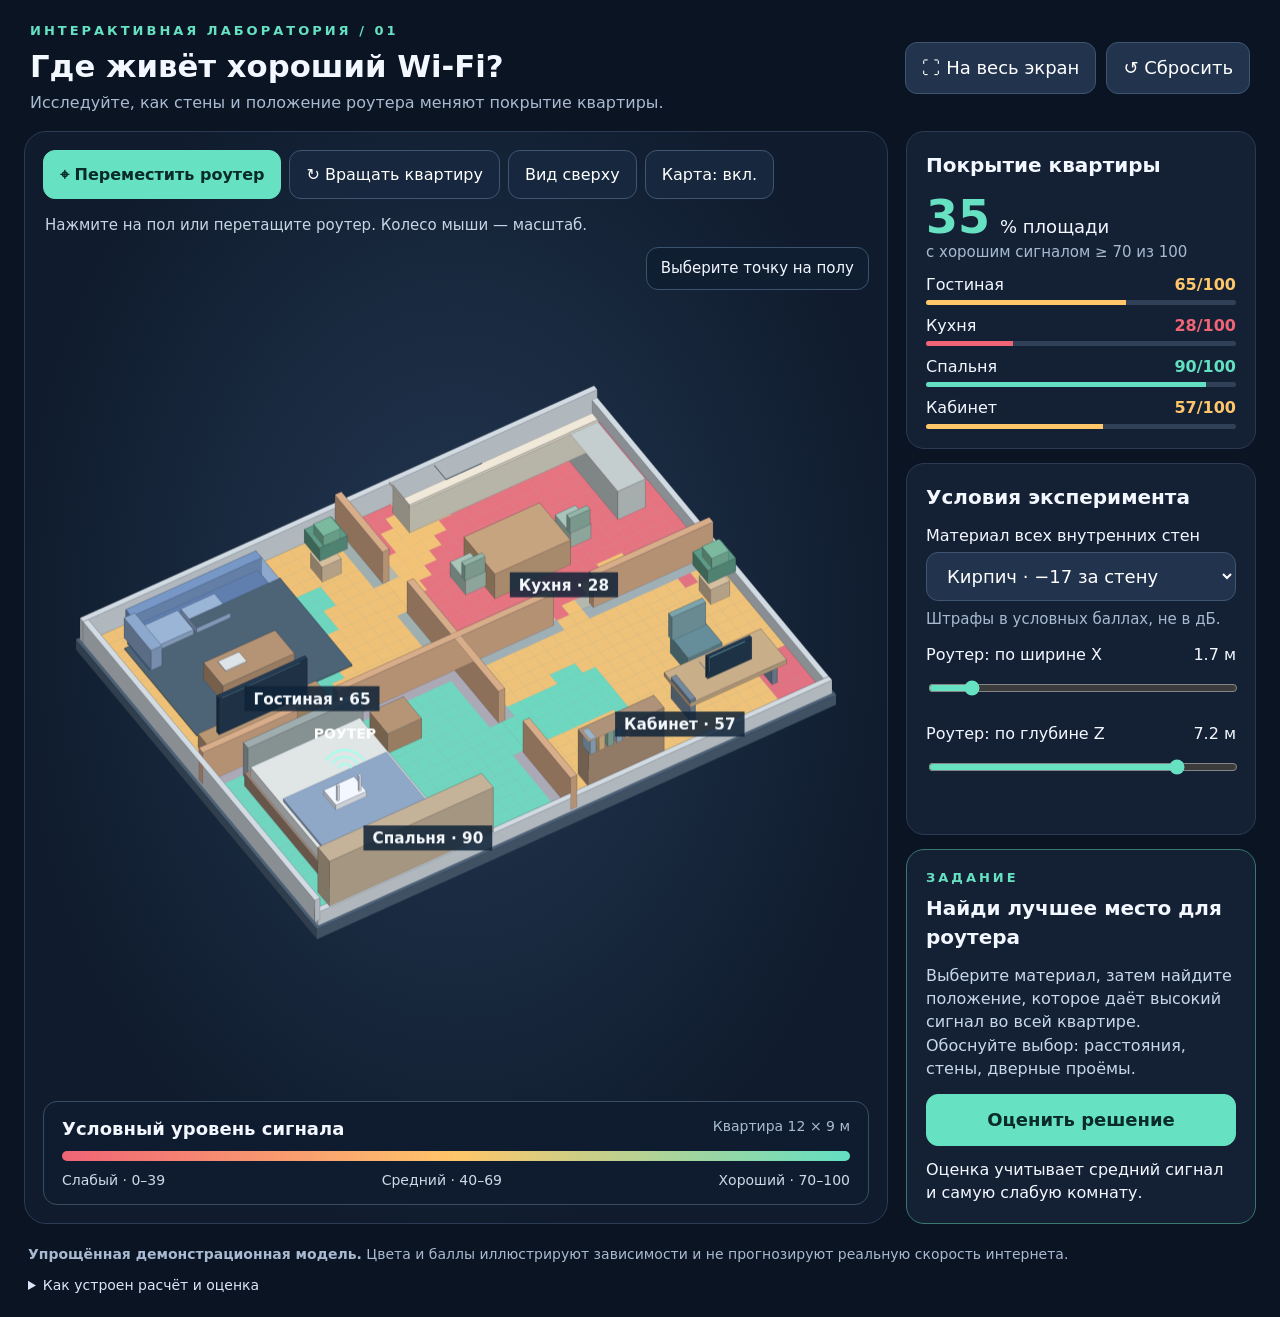
<file: wifi/index.html>
<!doctype html>
<html lang="ru">
<head><meta charset="utf-8"><meta name="viewport" content="width=device-width,initial-scale=1"><title>Wi-Fi • Лаборатория квартиры</title>
<style>
:root{color-scheme:dark;--bg:#0b1423;--panel:#142135;--line:#2a3b53;--muted:#a8bad1;--mint:#66e1c2}*{box-sizing:border-box}body{margin:0;background:var(--bg);color:#f3f7ff;font:18px/1.45 system-ui,Segoe UI,sans-serif}button,select,input{font:inherit}button,select{border:1px solid #405572;border-radius:12px;background:#21334d;color:white;padding:12px 16px;min-height:48px;cursor:pointer}button:hover{background:#304964}button:focus-visible,select:focus-visible,input:focus-visible{outline:3px solid var(--mint);outline-offset:3px}button.active,.primary{background:#66e1c2;color:#092b2a;border-color:#66e1c2;font-weight:750}.primary:hover{background:#8af0d6}header{display:flex;align-items:center;justify-content:space-between;padding:22px 30px 16px;gap:18px}.eyebrow{font-size:13px;letter-spacing:3px;color:var(--mint);font-weight:750}h1{font-size:clamp(25px,2.4vw,38px);margin:3px 0}header p{margin:0;color:var(--muted);font-size:16px}.header-actions{display:flex;gap:10px}main{display:grid;grid-template-columns:minmax(0,1fr) 350px;gap:18px;padding:0 24px 20px}.stage{position:relative;min-height:650px;border:1px solid var(--line);border-radius:22px;overflow:hidden;background:radial-gradient(ellipse at 50% 45%,#233852,#101c2e 72%)}canvas{width:100%;height:100%;position:absolute;touch-action:none;display:block}.toolbar{position:absolute;top:18px;left:18px;right:18px;display:flex;gap:8px;flex-wrap:wrap}.toolbar button{font-size:16px;background:#18283feF}.toolbar button.active{background:var(--mint);color:#092b2a}.hint{position:absolute;top:83px;left:20px;right:20px;color:#c7d5e6;font-size:15px;pointer-events:none}.legend{position:absolute;bottom:18px;left:18px;right:18px;border:1px solid #3b4d63;background:#101d30ed;padding:14px 18px;border-radius:14px}.legend-bar{height:10px;border-radius:8px;background:linear-gradient(90deg,#f06476,#ffc66a,#63dfc2);margin:9px 0}.legend-labels{display:flex;justify-content:space-between;font-size:14px;color:#ced9e8}.stage-title{font-size:14px;color:#a8bad1}.sidebar{display:flex;flex-direction:column;gap:14px}.card{padding:19px;background:var(--panel);border:1px solid var(--line);border-radius:18px}h2{font-size:20px;margin:0 0 12px}.metric{display:flex;align-items:baseline;gap:10px}.metric strong{font-size:46px;line-height:1.1;color:var(--mint)}.muted{color:var(--muted);font-size:15px}label{display:block;margin:12px 0 5px;font-size:16px}select{width:100%}input[type=range]{width:100%;accent-color:var(--mint);min-height:30px;cursor:pointer}.row{display:flex;justify-content:space-between;gap:10px}.room{display:grid;grid-template-columns:1fr auto;gap:10px;font-size:16px;margin-top:9px}.track{height:5px;background:#304157;border-radius:5px;overflow:hidden;margin-top:4px}.track i{display:block;height:100%;background:var(--mint)}.task{border-color:#3a776f}.task p{font-size:16px;color:#c8d7e9;margin:8px 0 14px}.task button{width:100%}#feedback{font-size:16px;margin-top:12px;min-height:45px}footer{padding:0 28px 22px;color:#a8bad1;font-size:14px}details{margin-top:10px}summary{cursor:pointer;color:#d9e5f7}details p{max-width:1100px}#probe{position:absolute;right:18px;top:115px;background:#101e32e8;border:1px solid #3b536e;padding:10px 14px;border-radius:12px;font-size:15px;pointer-events:none}output{font-variant-numeric:tabular-nums}#status{font-size:14px;color:#ffcf80;margin-top:6px;min-height:20px}@media(min-width:1700px){body{font-size:21px}main{grid-template-columns:minmax(0,1fr) 410px}.stage{min-height:780px}.muted,.task p,label,.room{font-size:18px}}@media(max-width:980px){main{grid-template-columns:1fr}.stage{height:65vh;min-height:480px}.sidebar{display:grid;grid-template-columns:1fr 1fr}.card:last-child{grid-column:1/-1}header{align-items:flex-start}.header-actions{flex-direction:column}}@media(max-width:560px){main{padding:0 10px 16px}.sidebar{display:flex}header{padding:16px}.header-actions button{font-size:14px;padding:8px}.toolbar{gap:5px;left:10px;right:10px}.toolbar button{font-size:13px;padding:8px;min-height:42px}.hint{top:120px;font-size:13px}.stage{min-height:500px}.legend-labels{font-size:11px}#probe{top:165px}}
</style></head><body>
<header><div><div class="eyebrow">ИНТЕРАКТИВНАЯ ЛАБОРАТОРИЯ / 01</div><h1>Где живёт хороший Wi-Fi?</h1><p>Исследуйте, как стены и положение роутера меняют покрытие квартиры.</p></div><div class="header-actions"><button id="fullscreen">⛶ На весь экран</button><button id="reset">↺ Сбросить</button></div></header>
<main><section class="stage" aria-label="Интерактивная трёхмерная квартира"><canvas id="scene" tabindex="0" aria-label="3D-квартира. Положение роутера также доступно через ползунки справа."></canvas><div class="toolbar"><button id="move" class="active" aria-pressed="true">⌖ Переместить роутер</button><button id="orbit" aria-pressed="false">↻ Вращать квартиру</button><button id="top">Вид сверху</button><button id="heat" aria-pressed="true">Карта: вкл.</button></div><div class="hint" id="hint">Нажмите на пол или перетащите роутер. Колесо мыши — масштаб.</div><div id="probe">Выберите точку на полу</div><div class="legend"><div class="row"><b>Условный уровень сигнала</b><span class="stage-title">Квартира 12 × 9 м</span></div><div class="legend-bar"></div><div class="legend-labels"><span>Слабый · 0–39</span><span>Средний · 40–69</span><span>Хороший · 70–100</span></div></div></section>
<aside class="sidebar"><section class="card"><h2>Покрытие квартиры</h2><div class="metric"><strong id="coverage">—</strong><span>% площади</span></div><div class="muted">с хорошим сигналом ≥ 70 из 100</div><div id="rooms"></div></section>
<section class="card"><h2>Условия эксперимента</h2><label for="material">Материал всех внутренних стен</label><select id="material"><option value="light">Гипсокартон · −7 за стену</option><option value="brick" selected>Кирпич · −17 за стену</option><option value="concrete">Железобетон · −29 за стену</option></select><div class="muted" style="margin-top:8px">Штрафы в условных баллах, не в дБ.</div><label for="rx" class="row"><span>Роутер: по ширине X</span><output id="ox"></output></label><input id="rx" type="range" min="0.3" max="11.7" step="0.1" value="1.7"><label for="rz" class="row"><span>Роутер: по глубине Z</span><output id="oz"></output></label><input id="rz" type="range" min="0.3" max="8.7" step="0.1" value="7.2"><div id="status" role="status"></div></section>
<section class="card task"><div class="eyebrow">ЗАДАНИЕ</div><h2 style="margin-top:6px">Найди лучшее место для роутера</h2><p>Выберите материал, затем найдите положение, которое даёт высокий сигнал во всей квартире. Обоснуйте выбор: расстояния, стены, дверные проёмы.</p><button id="evaluate" class="primary">Оценить решение</button><div id="feedback" role="status" aria-live="polite">Оценка учитывает средний сигнал и самую слабую комнату.</div></section></aside></main>
<footer><b>Упрощённая демонстрационная модель.</b> Цвета и баллы иллюстрируют зависимости и не прогнозируют реальную скорость интернета.<details><summary>Как устроен расчёт и оценка</summary><p>Сигнал = max(0, 100 − 4,5 × расстояние в метрах − сумма штрафов за пересечённые внутренние стены). Расстояние измеряется в плане. Дверные проёмы не ослабляют сигнал. Внешние стены ограничивают квартиру; мебель показана для контекста и не влияет на расчёт. Частота, отражения, интерференция, перекрытия, антенны и соседние сети не учитываются. Это учебная зависимость, а не радиотехнический расчёт.</p><p>Карта и показатели используют одну сетку с шагом 0,3 м. Качество решения Q = 0,6 × средний сигнал по площади + 0,4 × минимальный средний сигнал среди комнат. Оценка из 100 — отношение Q выбранной точки к лучшему Q среди допустимых точек сетки с шагом 0,3 м при текущем материале (ограничено 100). Это сравнение с сеточным ориентиром, а не доказательство абсолютного оптимума. Роутер можно условно размещать на свободной стойке высотой 1,15 м; внутри стен размещение запрещено.</p></details></footer>
<script>
'use strict';
const $=id=>document.getElementById(id), canvas=$('scene'),ctx=canvas.getContext('2d');
const rooms=[{name:'Гостиная',x:0,z:0,w:6,d:4.5},{name:'Кухня',x:6,z:0,w:6,d:4.5},{name:'Спальня',x:0,z:4.5,w:6,d:4.5},{name:'Кабинет',x:6,z:4.5,w:6,d:4.5}];
// Door openings are gaps in these physical wall segments.
const walls=[{a:[6,0],b:[6,1.7]},{a:[6,2.8],b:[6,6.2]},{a:[6,7.3],b:[6,9]},{a:[0,4.5],b:[2.1,4.5]},{a:[3.2,4.5],b:[8.2,4.5]},{a:[9.3,4.5],b:[12,4.5]}];
const mats={light:{loss:7,color:'#b0d5d0'},brick:{loss:17,color:'#d8ad8a'},concrete:{loss:29,color:'#a9b5c8'}};
let router={x:1.7,z:7.2},material='brick',mode='move',heat=true,az=-0.55,elev=.83,zoom=1,W=1,H=1,scale=1,drag=null,samples=[],stats,bestCache={},dirty=true;
const clamp=(v,a,b)=>Math.max(a,Math.min(b,v));
function blocked(x,z){return walls.some(w=>w.a[0]===w.b[0]?Math.abs(x-w.a[0])<.22&&z>w.a[1]-.16&&z<w.b[1]+.16:Math.abs(z-w.a[1])<.22&&x>w.a[0]-.16&&x<w.b[0]+.16)}
function crosses(x,z,px,pz,w){let t,q;if(w.a[0]===w.b[0]){if(Math.abs(px-x)<1e-9)return false;t=(w.a[0]-x)/(px-x);q=z+t*(pz-z);return t>0&&t<1&&q>=w.a[1]&&q<=w.b[1]}if(Math.abs(pz-z)<1e-9)return false;t=(w.a[1]-z)/(pz-z);q=x+t*(px-x);return t>0&&t<1&&q>=w.a[0]&&q<=w.b[0]}
function signal(x,z,px,pz,mat=material){return clamp(100-4.5*Math.hypot(px-x,pz-z)-walls.reduce((n,w)=>n+(crosses(x,z,px,pz,w)?mats[mat].loss:0),0),0,100)}
function roomAt(x,z){return (z<4.5?0:2)+(x<6?0:1)}
for(let i=0;i<40;i++)for(let j=0;j<30;j++){let x=(i+.5)*.3,z=(j+.5)*.3;if(!blocked(x,z))samples.push({x,z,r:roomAt(x,z)});}
function measure(x,z,mat=material,save=false){let sum=0,good=0,sums=[0,0,0,0],counts=[0,0,0,0];for(const p of samples){let s=signal(x,z,p.x,p.z,mat);if(save)p.s=s;sum+=s;good+=s>=70?1:0;sums[p.r]+=s;counts[p.r]++}let means=sums.map((s,i)=>s/counts[i]),avg=sum/samples.length;return {means,avg,coverage:100*good/samples.length,q:.6*avg+.4*Math.min(...means)}}
function best(mat){if(bestCache[mat])return bestCache[mat];let b={q:-1};for(let i=1;i<40;i++)for(let j=1;j<30;j++){let x=i*.3,z=j*.3;if(blocked(x,z))continue;let m=measure(x,z,mat);if(m.q>b.q)b={...m,x,z}}return bestCache[mat]=b}
function color(v){const a=v<40?[240,100,118]:v<70?[255,198,106]:[99,223,194];return `rgb(${a.join(',')})`}
function recalc(){stats=measure(router.x,router.z,material,true);$('coverage').textContent=Math.round(stats.coverage);$('rooms').innerHTML=rooms.map((r,i)=>`<div class="room"><span>${r.name}</span><b style="color:${color(stats.means[i])}">${Math.round(stats.means[i])}/100</b></div><div class="track"><i style="width:${stats.means[i]}%;background:${color(stats.means[i])}"></i></div>`).join('');$('rx').value=router.x;$('rz').value=router.z;$('ox').value=router.x.toFixed(1)+' м';$('oz').value=router.z.toFixed(1)+' м';dirty=true;}
function changed(){ $('feedback').textContent='Условия изменены. Нажмите «Оценить решение» для новой оценки.'; }
function place(x,z){x=Math.round(clamp(x,.3,11.7)*10)/10;z=Math.round(clamp(z,.3,8.7)*10)/10;if(blocked(x,z)){$('status').textContent='Здесь стена. Выберите свободную точку.';return false}router={x,z};$('status').textContent='';recalc();changed();return true}
function project(x,y,z){let dx=x-6,dz=z-4.5,u=dx*Math.cos(az)-dz*Math.sin(az),v=dx*Math.sin(az)+dz*Math.cos(az);return {x:W*.5+u*scale,y:H*.49+(v*Math.sin(elev)-y*Math.cos(elev))*scale,depth:v*Math.cos(elev)+y*Math.sin(elev)}}
function unproject(x,y){let u=(x-W*.5)/scale,v=(y-H*.49)/scale/Math.sin(elev);return {x:6+u*Math.cos(az)+v*Math.sin(az),z:4.5-u*Math.sin(az)+v*Math.cos(az)}}
function polygon(points,fill,stroke){ctx.beginPath();points.forEach((p,i)=>i?ctx.lineTo(p.x,p.y):ctx.moveTo(p.x,p.y));ctx.closePath();ctx.fillStyle=fill;ctx.fill();if(stroke){ctx.strokeStyle=stroke;ctx.lineWidth=.7;ctx.stroke()}}
let faces=[];
function tint(c,f){let n=parseInt(c.slice(1),16);return `rgb(${[n>>16,(n>>8)&255,n&255].map(v=>Math.round(v*f)).join(',')})`}
function box(x,y,z,w,h,d,c){let p=[[x,y,z],[x+w,y,z],[x+w,y,z+d],[x,y,z+d],[x,y+h,z],[x+w,y+h,z],[x+w,y+h,z+d],[x,y+h,z+d]].map(a=>project(...a));[[[0,1,5,4],.70],[[1,2,6,5],.81],[[2,3,7,6],.84],[[3,0,4,7],.65],[[4,5,6,7],1]].forEach(([ids,t])=>{let pts=ids.map(i=>p[i]);faces.push({p:pts,c:tint(c,t),depth:pts.reduce((n,v)=>n+v.depth,0)/4})})}
function furniture(){
 // Living room sofa, rug, coffee table, television and plant.
 box(.5,.02,.6,3.7,.04,2.8,'#4d6477');box(.6,.08,.55,3.1,.45,.85,'#607eae');box(.6,.4,.48,3.1,.65,.22,'#7797c6');box(.55,.25,.5,.25,.6,1.05,'#8ca8cc');box(3.55,.25,.5,.25,.6,1.05,'#8ca8cc');for(let i=0;i<3;i++)box(.86+i*.88,.54,.76,.8,.14,.62,'#9bb5d7');box(1.4,.1,2.2,1.7,.5,.75,'#b59475');box(1.65,.61,2.35,.5,.025,.3,'#dce4e7');box(.35,.05,3.7,2.8,.4,.45,'#b99773');box(.7,.45,3.85,2.1,1.1,.09,'#253b52');box(.82,.57,3.83,1.86,.83,.025,'#42667c');
 // Kitchen counters, oven, sink, table and stools.
 box(7.1,.04,.25,4.45,.85,.65,'#dad7c7');box(10.9,.04,.9,.65,.85,1.9,'#c5cece');box(7.05,.89,.2,4.55,.07,.76,'#f0e9d9');box(8.05,.97,.32,.85,.025,.45,'#536b7c');box(9.6,.97,.3,1,.025,.5,'#253449');for(let i=0;i<2;i++)for(let j=0;j<2;j++)box(9.7+i*.45,1,.36+j*.22,.25,.02,.12,'#899bad');box(7.6,.1,2.2,1.8,.74,1.2,'#c6a47f');for(const x of [7.15,9.65]){box(x,.1,2.4,.48,.43,.6,'#a9c4b9');box(x,.5,2.85,.48,.45,.12,'#92b5a8')}
 // Bedroom bed with pillows, blanket, wardrobe.
 box(.6,.05,5.1,2.7,.38,3.15,'#a18474');box(.65,.42,5.25,2.6,.3,2.9,'#e0e5e5');box(.58,.35,5.08,2.74,1,.18,'#9fadae');box(.72,.73,6.4,2.46,.08,1.65,'#90a8c8');box(.88,.73,5.5,.9,.17,.6,'#f4ecdc');box(2,.73,5.5,.9,.17,.6,'#f4ecdc');box(3.55,.04,5.15,.8,.6,.7,'#b69576');box(.35,.02,8.35,3.9,1.35,.45,'#c5b399');
 // Office desk, monitor, chair and bookshelf.
 box(9.15,.65,7.45,2.3,.12,1,'#c8ae89');for(const x of [9.25,11.2])box(x,.02,7.55,.12,.65,.75,'#75899d');box(9.8,.78,8,1.05,.65,.07,'#243b52');box(9.9,.87,7.98,.85,.43,.02,'#6fbcbd');box(9.9,.78,7.6,.8,.035,.22,'#dee4e6');box(9.85,.12,6.55,.8,.5,.7,'#658d9a');box(9.85,.55,6.48,.8,.7,.13,'#7ca4ac');box(6.55,.03,8.35,1.8,1.35,.4,'#ae927a');for(let i=0;i<7;i++)box(6.7+i*.21,.75,8.28,.13,.45,.3,['#97b4c9','#e0bd8a','#8bb4a3'][i%3]);
 for(const [x,z] of [[4.9,.65],[11.3,5.3]]){box(x,0,z,.45,.45,.45,'#d5bf9f');box(x+.15,.45,z+.15,.13,.4,.13,'#698774');box(x-.1,.75,z-.08,.65,.4,.6,'#5e9b86');box(x+.04,1.05,z+.05,.4,.3,.38,'#7cbaa0')}
}
function draw(){if(!dirty)return;dirty=false;ctx.clearRect(0,0,W,H);scale=Math.min(W/17.5,(H-190)/12.5)*zoom;
 faces=[];box(-.18,-.32,-.18,12.36,.3,9.36,'#4c6076');faces.sort((a,b)=>a.depth-b.depth);for(const f of faces)polygon(f.p,f.c);faces=[];
 rooms.forEach((r,i)=>polygon([[r.x,0,r.z],[r.x+r.w,0,r.z],[r.x+r.w,0,r.z+r.d],[r.x,0,r.z+r.d]].map(p=>project(...p)),['#9faeaf','#b4b7ac','#aba9b5','#9eafb6'][i]));
 if(heat){ctx.globalAlpha=.82;for(const p of samples)polygon([[p.x-.15,.012,p.z-.15],[p.x+.15,.012,p.z-.15],[p.x+.15,.012,p.z+.15],[p.x-.15,.012,p.z+.15]].map(a=>project(...a)),color(p.s));ctx.globalAlpha=1}
 // Cutaway shell keeps rooms visible from every view.
 box(-.12,0,-.12,12.24,.65,.12,'#d2dbe2');box(-.12,0,9,12.24,.4,.12,'#d2dbe2');box(-.12,0,0,.12,.65,9,'#d2dbe2');box(12,0,0,.12,.4,9,'#d2dbe2');
 for(const w of walls){let x=Math.min(w.a[0],w.b[0]),z=Math.min(w.a[1],w.b[1]);box(x-.075,0,z-.075,Math.max(.15,Math.abs(w.b[0]-w.a[0])+.15),.95,Math.max(.15,Math.abs(w.b[1]-w.a[1])+.15),mats[material].color)}
 furniture();box(router.x-.12,0,router.z-.12,.24,1.08,.24,'#b6d7df');box(router.x-.36,1.08,router.z-.24,.72,.15,.48,'#f3f7ff');box(router.x-.28,1.23,router.z+.12,.045,.45,.045,'#f3f7ff');box(router.x+.24,1.23,router.z+.12,.045,.45,.045,'#f3f7ff');box(router.x-.2,1.15,router.z-.255,.23,.045,.025,'#40e7c0');
 faces.sort((a,b)=>a.depth-b.depth);for(const f of faces)polygon(f.p,f.c,'#17243630');
 for(const [i,r] of rooms.entries()){let p=project(r.x+3,.02,r.z+3.8);ctx.font='600 '+clamp(scale*.31,12,18)+'px system-ui';ctx.textAlign='center';ctx.fillStyle='#102438db';let label=r.name+' · '+Math.round(stats.means[i]);let tw=ctx.measureText(label).width;ctx.fillRect(p.x-tw/2-9,p.y-15,tw+18,25);ctx.fillStyle='#f4f8fc';ctx.fillText(label,p.x,p.y+3)}
 let rp=project(router.x,1.8,router.z);ctx.strokeStyle='#a5ffee';ctx.lineWidth=2;for(let i=0;i<3;i++){ctx.beginPath();ctx.arc(rp.x,rp.y,8+i*7,Math.PI*1.17,Math.PI*1.83);ctx.stroke()}ctx.font='bold 14px system-ui';ctx.fillStyle='#fff';ctx.textAlign='center';ctx.fillText('РОУТЕР',rp.x,rp.y-34);
}
function resize(){let b=canvas.getBoundingClientRect();W=b.width;H=b.height;let dpr=Math.min(devicePixelRatio||1,2);canvas.width=Math.round(W*dpr);canvas.height=Math.round(H*dpr);ctx.setTransform(dpr,0,0,dpr,0,0);dirty=true;draw()}
function pos(e){let b=canvas.getBoundingClientRect();return{x:e.clientX-b.left,y:e.clientY-b.top}}
function probe(p){if(p.x>=0&&p.x<=12&&p.z>=0&&p.z<=9){let s=signal(router.x,router.z,p.x,p.z);$('probe').textContent=`${rooms[roomAt(p.x,p.z)].name}: ${Math.round(s)}/100 · ${s>=70?'хороший':s>=40?'средний':'слабый'}`}}
canvas.addEventListener('pointerdown',e=>{canvas.setPointerCapture(e.pointerId);let p=pos(e);drag={...p,az,elev};if(mode==='move'){let rp=project(router.x,1.15,router.z);drag.router=Math.hypot(rp.x-p.x,rp.y-p.y)<45;drag.start={...router};if(!drag.router){let q=unproject(p.x,p.y);if(q.x>=0&&q.x<=12&&q.z>=0&&q.z<=9)place(q.x,q.z)}}});
canvas.addEventListener('pointermove',e=>{let p=pos(e),q=unproject(p.x,p.y);probe(q);if(!drag)return;if(mode==='orbit'){az=drag.az+(p.x-drag.x)*.007;elev=clamp(drag.elev-(p.y-drag.y)*.006,.35,1.55);dirty=true}else if(drag.router){let a=unproject(drag.x,drag.y);place(drag.start.x+q.x-a.x,drag.start.z+q.z-a.z)}else if(q.x>=0&&q.x<=12&&q.z>=0&&q.z<=9)place(q.x,q.z)});
for(const ev of ['pointerup','pointercancel','lostpointercapture'])canvas.addEventListener(ev,()=>drag=null);
canvas.addEventListener('wheel',e=>{e.preventDefault();zoom=clamp(zoom-e.deltaY*.0007,.65,1.6);dirty=true},{passive:false});
canvas.addEventListener('keydown',e=>{const d={ArrowLeft:[-.2,0],ArrowRight:[.2,0],ArrowUp:[0,-.2],ArrowDown:[0,.2]}[e.key];if(d){e.preventDefault();place(router.x+d[0],router.z+d[1])}});
function setMode(m){mode=m;for(const id of ['move','orbit']){$(id).classList.toggle('active',m===id);$(id).setAttribute('aria-pressed',m===id)}$('hint').textContent=m==='move'?'Нажмите на пол или перетащите роутер. Стрелки клавиатуры — точная настройка.':'Перетаскивайте сцену для вращения. Колесо мыши — масштаб.';canvas.style.cursor=m==='move'?'crosshair':'grab'}
$('move').onclick=()=>setMode('move');$('orbit').onclick=()=>setMode('orbit');$('top').onclick=()=>{elev=1.55;az=0;zoom=1;dirty=true};$('heat').onclick=()=>{heat=!heat;$('heat').textContent='Карта: '+(heat?'вкл.':'выкл.');$('heat').setAttribute('aria-pressed',heat);dirty=true};
$('rx').oninput=e=>{if(!place(+e.target.value,router.z))e.target.value=router.x};$('rz').oninput=e=>{if(!place(router.x,+e.target.value))e.target.value=router.z};$('material').onchange=e=>{material=e.target.value;recalc();changed()};
$('evaluate').onclick=()=>{let b=best(material),score=Math.min(100,Math.round(stats.q/b.q*100)),worst=stats.means.indexOf(Math.min(...stats.means));$('feedback').textContent=`${score}/100 — ${score>=95?'Отличное решение!':score>=85?'Хорошее решение.':'Есть куда улучшить.'} Качество: ${stats.q.toFixed(1)}; ориентир сетки: ${b.q.toFixed(1)}. Слабее всего: ${rooms[worst].name.toLowerCase()}. ${score>=95?'Объясните, как помогли расстояния и проёмы.':'Попробуйте приблизить роутер к слабой комнате и сократить число стен на пути.'}`};
$('reset').onclick=()=>{router={x:1.7,z:7.2};material='brick';$('material').value=material;az=-.55;elev=.83;zoom=1;heat=true;$('heat').textContent='Карта: вкл.';$('heat').setAttribute('aria-pressed','true');setMode('move');$('status').textContent='';$('feedback').textContent='Оценка учитывает средний сигнал и самую слабую комнату.';$('probe').textContent='Выберите точку на полу';recalc()};
$('fullscreen').onclick=async()=>{try{if(document.fullscreenElement)await document.exitFullscreen();else await document.documentElement.requestFullscreen()}catch{$('status').textContent='Полноэкранный режим недоступен. Используйте F11.'}};document.addEventListener('fullscreenchange',()=>{$('fullscreen').textContent=document.fullscreenElement?'⛶ Выйти из полного экрана':'⛶ На весь экран'});
new ResizeObserver(resize).observe(canvas.parentElement);recalc();resize();function frame(){draw();requestAnimationFrame(frame)}requestAnimationFrame(frame);
window.wifiModel={signal,measure,best,blocked,walls,samples,mats};
</script></body></html>
</file>
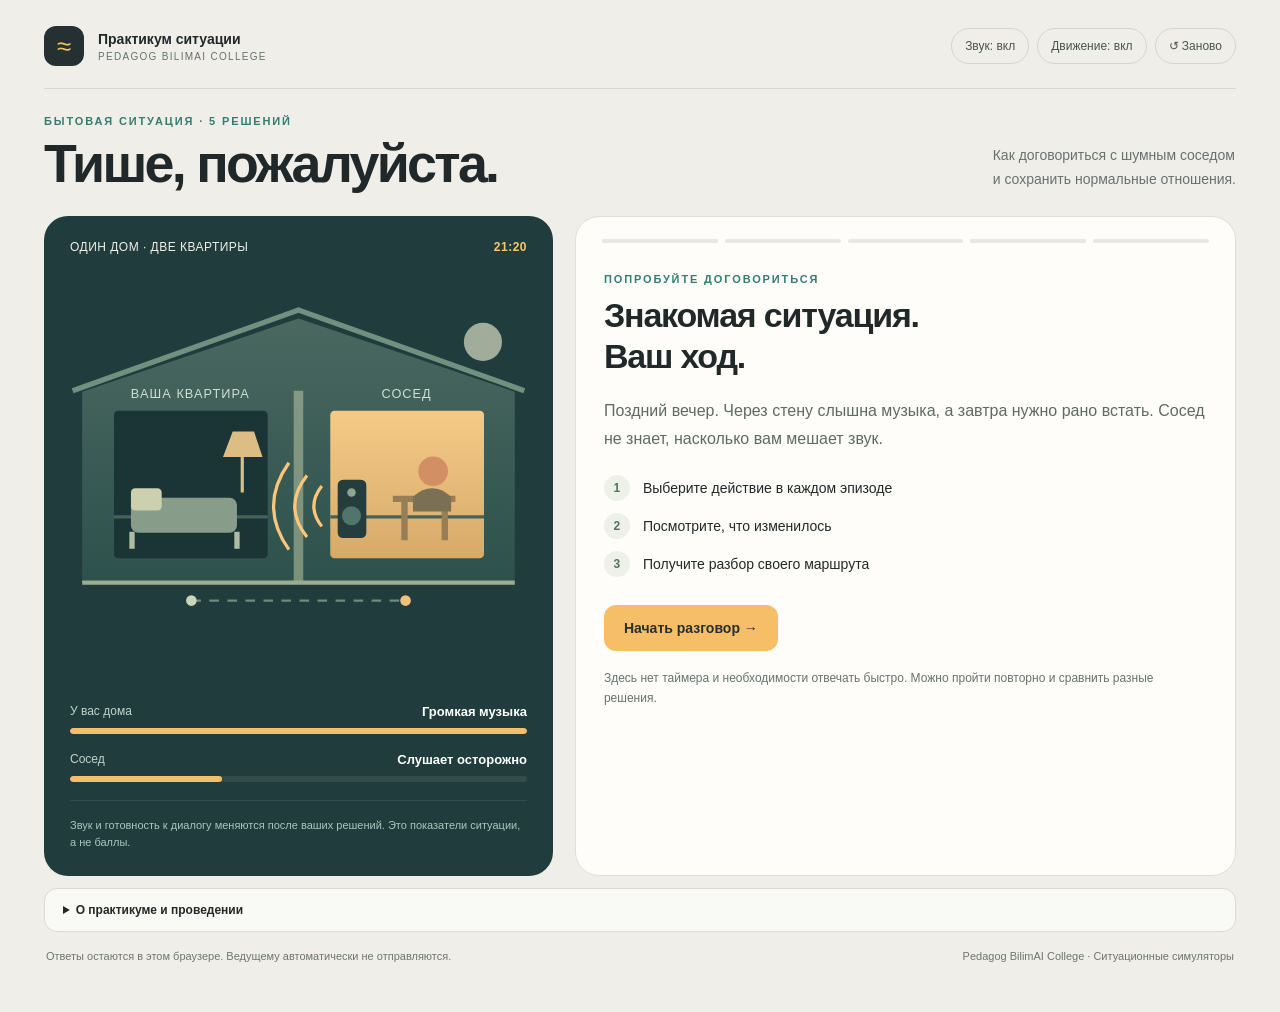
<file: seminar-assets/neighbour-practicum/index.html>
<!doctype html>
<html lang="ru"><head><meta charset="utf-8"><meta name="viewport" content="width=device-width,initial-scale=1"><meta name="theme-color" content="#243c3b"><meta name="description" content="Пять решений в разговоре с шумным соседом. Пройдите бытовую ситуацию и получите разбор своего маршрута."><title>Тише, пожалуйста — ситуационный практикум</title><style>*{box-sizing:border-box} :root{font-family:Inter,"Segoe UI",Arial,sans-serif;color:#202829;background:#f0eee8;font-synthesis:none;--ink:#243032;--muted:#667271;--amber:#f6be66;--teal:#337d70} body{margin:0} button,a,input,textarea{font:inherit} button{cursor:pointer} button:disabled{cursor:not-allowed} button:focus-visible,a:focus-visible,summary:focus-visible,textarea:focus-visible{outline:3px solid #0a7467;outline-offset:4px} a{color:inherit} .shell{max-width:1380px;margin:auto;padding:26px 44px 32px} .top{display:flex;align-items:center;gap:14px;padding-bottom:22px;border-bottom:1px solid #d6d7d0}.brand{width:40px;height:40px;display:grid;place-items:center;background:var(--ink);color:var(--amber);border-radius:12px;font-size:26px}.brand-name{font-size:14px;font-weight:750}.brand-name small{display:block;font-size:10px;letter-spacing:.13em;color:var(--muted);margin-top:4px;font-weight:500}.tools{display:flex;gap:8px;margin-left:auto;flex-wrap:wrap}.quiet{border:1px solid #d3d5ce;background:transparent;color:#485552;border-radius:100px;padding:9px 13px;font-size:12px;min-height:36px}.quiet:hover{background:#fff}.hero{display:flex;gap:25px;justify-content:space-between;align-items:end;padding:26px 0 24px}.eyebrow{font-size:11px;font-weight:750;letter-spacing:.17em;color:var(--teal);text-transform:uppercase;margin-bottom:9px} h1{font-size:clamp(36px,4.2vw,60px);letter-spacing:-.05em;line-height:1.04;margin:0;font-weight:750} .hero p{margin:0;max-width:370px;font-size:14px;line-height:1.7;color:var(--muted)}.workspace{display:grid;grid-template-columns:minmax(300px,.87fr) minmax(400px,1.13fr);gap:22px}.scene{background:#203c3c;border-radius:24px;overflow:hidden;color:#f1f0e7;position:relative;display:flex;flex-direction:column}.scene-heading{display:flex;justify-content:space-between;padding:24px 26px 0;font-size:12px;letter-spacing:.04em}.clock{font-variant-numeric:tabular-nums;font-weight:700;color:#f8c66d}.scene svg{width:100%;display:block;flex:none}.scene-label{font-size:12px;fill:#cce0d4;letter-spacing:1px}.room-light{transition:fill .7s}.sound-wave{fill:none;stroke:#ffc67a;stroke-width:3;opacity:var(--wave-opacity,1);animation:wave 2s ease-in-out infinite;transform-origin:255px 165px}.sound-wave:nth-child(2){animation-delay:.2s}.sound-wave:nth-child(3){animation-delay:.4s}@keyframes wave{50%{stroke-width:5;opacity:calc(var(--wave-opacity,1)*.4)}}.speaker{transition:transform 1s}.is-quiet .speaker{transform:translateX(24px)}.is-quiet .sound-wave{opacity:0;animation:none}.connecting-line{stroke-dasharray:9 8;animation:flow 2s linear infinite;opacity:.6}@keyframes flow{to{stroke-dashoffset:-34}} .scene-caption{padding:0 26px 24px;display:grid;gap:18px}.metric-head{display:flex;justify-content:space-between;gap:12px;font-size:12px;color:#c1d5cd}.metric-head strong{color:#fff;font-size:13px}.meter{height:6px;background:#ffffff15;border-radius:10px;margin-top:9px;overflow:hidden}.meter span{display:block;height:100%;background:#f6be66;transition:width .85s ease;border-radius:10px}.state-caption{font-size:11px;color:#abc6bd;line-height:1.6;border-top:1px solid #ffffff16;padding-top:16px}.conversation{background:#fffdf9;border:1px solid #e0dfd7;border-radius:24px;overflow:hidden}.progress{display:flex;padding:22px 26px 0;gap:7px}.progress span{height:4px;border-radius:5px;flex:1;background:#e8e9e2}.progress .complete{background:#3c8271}.progress .current{background:var(--amber)}.episode{padding:22px 28px 26px}.step-meta{display:flex;align-items:center;justify-content:space-between;gap:12px;color:#7a817a;font-size:11px;letter-spacing:.09em;text-transform:uppercase} h2{font-size:28px;letter-spacing:-.035em;line-height:1.2;margin:10px 0 20px}.quote{background:#f3f2ec;border-left:3px solid #d7b87e;padding:17px 19px;margin:0 0 20px;border-radius:0 12px 12px 0;font-size:16px;line-height:1.65}.quote-label{display:block;font-size:11px;text-transform:uppercase;letter-spacing:.08em;color:#7b7e71;margin-bottom:5px}.choice-list{display:grid;gap:10px}.choice{width:100%;text-align:left;display:flex;gap:14px;padding:15px 16px;background:#fff;border:1px solid #dcdfd5;border-radius:13px;align-items:flex-start;color:var(--ink);transition:background .15s,border-color .15s}.choice:hover:not(:disabled){background:#fff8eb;border-color:#c59b51}.choice .letter{flex:none;width:25px;height:25px;border:1px solid #d4dacf;border-radius:7px;display:grid;place-items:center;font-size:11px;color:#66786b}.choice strong{display:block;font-size:14px;line-height:1.4;margin-bottom:4px}.choice small{display:block;font-size:12px;color:#6d7770;line-height:1.6}.choice:disabled{background:#f1f1ed;color:#7b837b;border-style:dashed}.choice .locked{font-size:11px;color:#91651a;margin-top:7px}.hint{font-size:12px;color:var(--muted);line-height:1.7;margin-top:17px}.hint summary{cursor:pointer;font-weight:650}.impact{border:1px solid #c8dccf;background:#eff6ef;border-radius:15px;padding:22px}.impact h3{margin:0 0 12px;font-size:18px}.impact p{font-size:15px;line-height:1.65;margin:8px 0}.impact .reason{font-size:13px;color:#526a5c}.chosen{font-size:12px!important;color:#53665c;border-bottom:1px solid #ccd9cd;padding-bottom:14px;margin-bottom:15px!important}.primary{border:0;background:var(--ink);color:#fff;border-radius:12px;padding:14px 20px;min-height:46px;font-weight:650;font-size:14px}.primary:hover{background:#355452}.primary.amber{background:var(--amber);color:#243032}.next-row{display:flex;justify-content:flex-end;margin-top:20px}.bottom{display:flex;gap:15px;justify-content:space-between;align-items:center;padding:18px 2px;color:#6c766f;font-size:11px}.bottom a{text-decoration:none;border-bottom:1px solid #a8b7a9}.mini-details{border:1px solid #d8dcd3;border-radius:13px;margin-top:12px;background:#f9faf5}.mini-details summary{padding:14px 18px;cursor:pointer;font-size:12px;font-weight:650}.mini-details .body{padding:0 18px 18px;font-size:13px;line-height:1.7;color:#58675c}.mini-details p{margin:0 0 8px}.intro{padding:8px 0}.intro h2{font-size:34px}.intro .lead{font-size:16px;line-height:1.75;color:#5d6b63}.steps-list{display:grid;gap:12px;margin:22px 0 28px}.steps-list div{display:flex;gap:13px;align-items:center;font-size:14px}.steps-list b{width:26px;height:26px;border-radius:50%;background:#edf1e8;color:#53735c;display:grid;place-items:center;font-size:12px}.result-wrap{max-width:1000px;margin:20px auto}.result-head{background:var(--ink);color:#fff;border-radius:22px;padding:30px}.result-head .eyebrow{color:#efc77f}.result-head h2{font-size:clamp(30px,4vw,48px);margin:12px 0}.result-head p{max-width:700px;font-size:15px;line-height:1.75;color:#d3e1d8}.result-states{display:flex;flex-wrap:wrap;gap:12px;margin-top:20px}.result-states span{font-size:12px;border:1px solid #668078;padding:9px 12px;border-radius:8px}.reflection{background:#fffdf9;border-radius:18px;padding:24px;margin:18px 0}.reflection label{display:block;font-size:16px;font-weight:650;margin-bottom:12px}.reflection textarea{width:100%;min-height:92px;resize:vertical;border:1px solid #cdd5cb;border-radius:10px;padding:12px;font-size:14px;line-height:1.6}.reflection small{display:block;color:var(--muted);font-size:11px;line-height:1.6;margin-top:8px}.result-actions{display:flex;gap:10px;flex-wrap:wrap;margin-bottom:22px}.journal{list-style:none;padding:0;display:grid;gap:12px}.journal li{background:#fffdf9;border:1px solid #dce0d6;padding:21px 24px;border-radius:14px}.journal h3{margin:0 0 9px;font-size:16px}.journal p{font-size:13px;line-height:1.75;margin:7px 0;color:#536057}.journal .alt{font-size:12px;color:#718071}.enter{animation:enter .3s ease}@keyframes enter{from{opacity:.5;transform:translateY(5px)}to{opacity:1;transform:none}}[data-motion="off"] *,[data-motion="off"] *::before{animation:none!important;transition:none!important}.no-js{padding:30px;text-align:center}.resume{padding:10px;background:#f9eed8;border-radius:10px;font-size:12px;margin:14px 0}.chip{display:inline-flex;padding:7px 10px;border-radius:7px;background:#e9eee4;color:#4c6a57;font-size:11px;margin-top:10px}.layout-check{max-width:100%}@media(min-width:1100px){.scene{min-height:660px}.scene svg{margin:auto 0}.scene-caption{margin-top:auto}}@media(max-width:900px){.shell{padding:20px 24px}.workspace{grid-template-columns:minmax(260px,.8fr) minmax(350px,1.2fr)}.episode{padding:19px}.hero p{max-width:290px}.scene-heading,.scene-caption{padding-left:20px;padding-right:20px}}@media(max-width:720px){.shell{padding:16px}.top{gap:10px;padding-bottom:16px}.tools{gap:5px}.quiet{font-size:10px;padding:8px 10px}.brand-name{font-size:12px}.brand-name small{font-size:8px}.hero{display:block;padding:24px 0 20px}.hero p{max-width:none;margin-top:14px;font-size:13px}.workspace{display:flex;flex-direction:column;gap:16px}.scene{border-radius:18px}.scene svg{height:180px}.scene-heading{padding-top:16px}.scene-caption{display:grid;grid-template-columns:1fr 1fr;padding-bottom:16px;gap:15px}.state-caption{display:none}.scene svg text{font-size:15px}.conversation{border-radius:18px}.episode{padding:20px}.step-meta{font-size:10px}h2{font-size:24px}.quote{font-size:15px}.bottom{align-items:flex-start;flex-direction:column}.result-head,.reflection{padding:22px}.result-actions>*{flex:1}.top .reset-label{display:none}}@media(prefers-reduced-motion:reduce){*{animation:none!important;transition:none!important}}@media print{.top,.hero,.bottom,.mini-details,.result-actions,.scene,button{display:none!important}.shell{padding:0}.result-head{background:white;color:black;border:1px solid #777}.result-head p{color:#333}.result-head .eyebrow{color:#333}.journal li{break-inside:avoid}.reflection textarea{min-height:100px}.result-wrap{margin:0}}
/* Hands-on sound experiment */
.speaker.draggable{cursor:grab;touch-action:none;transition:none;filter:drop-shadow(0 0 5px #ffe0a6)}.speaker.draggable:active{cursor:grabbing}.speaker.draggable:focus-visible{outline:none;filter:drop-shadow(0 0 8px #fff)}.lab-intro{font-size:14px;line-height:1.7;color:#5d6b63}.lab-sliders{display:grid;gap:8px;margin:22px 0}.lab-sliders label{font-size:13px;font-weight:600;display:flex;justify-content:space-between}.lab-sliders output{font-variant-numeric:tabular-nums;color:#52796b}.lab-sliders input[type=range]{width:100%;height:28px;accent-color:#3a7e6f;margin:0 0 8px;cursor:pointer}.lab-sliders .pad-label{justify-content:flex-start;align-items:center;gap:10px;margin-top:4px;font-size:12px}.pad-label input{width:18px;height:18px;accent-color:#3a7e6f}.lab-reading{display:flex;align-items:center;justify-content:space-between;gap:20px;padding:16px;background:#fcf1dc;border-radius:13px;margin-bottom:18px}.lab-reading.passed{background:#e8f3e9}.lab-reading>div>span{display:block;font-size:11px;color:#627267}.lab-reading strong{display:block;font-size:30px;line-height:1.4;font-variant-numeric:tabular-nums}.lab-reading small{font-size:13px;font-weight:400}.lab-reading>span{font-size:12px;line-height:1.5;max-width:175px}.primary:disabled{opacity:.45;cursor:not-allowed}
</style></head>
<body><div class="shell"><header class="top"><div class="brand" aria-hidden="true">≈</div><div class="brand-name">Практикум ситуации<small>PEDAGOG BILIMAI COLLEGE</small></div><div class="tools"><button class="quiet" id="sound" aria-pressed="true">Звук: вкл</button><button class="quiet" id="motion" aria-pressed="true">Движение: вкл</button><button class="quiet" id="reset">↺ <span class="reset-label">Заново</span></button></div></header><div class="hero"><div><div class="eyebrow">Бытовая ситуация · 5 решений</div><h1>Тише, пожалуйста.</h1></div><p>Как договориться с шумным соседом<br>и сохранить нормальные отношения.</p></div><main id="app"></main><details class="mini-details"><summary>О практикуме и проведении</summary><div class="body"><p><strong>Задача:</strong> попробовать способы общения, увидеть последствия и обсудить альтернативы. Специальные знания не нужны.</p><p><strong>Для ведущего:</strong> предложите пройти ситуацию самостоятельно, затем сравнить решения в парах. Обсудите: какой факт изменил выбор, чем просьба отличается от договорённости и что показывает проверка результата.</p><p>Это вымышленная безопасная ситуация. Реакции персонажа и показатели — условная модель, а не прогноз поведения людей или оценка компетенции. Юридические вопросы и угрозы в сценарий не входят.</p><p>Навык «Ситуационные симуляторы», плагин Pedagog BilimAI College. Тестовый режим.</p></div></details><footer class="bottom"><span>Ответы остаются в этом браузере. Ведущему автоматически не отправляются.</span><span>Pedagog BilimAI College · Ситуационные симуляторы</span></footer></div><noscript><p class="no-js">Для практикума включите JavaScript в браузере.</p></noscript><script>/* Deterministic fictional dialogue. Indicators describe this scenario, not competence. */
globalThis.NeighbourModel = (() => {
  const copy = value => JSON.parse(JSON.stringify(value));
  const initial = () => ({step:0, cooperation:2, noise:3, facts:false, agreement:'none', checked:false, minutes:0, history:[], pending:null, done:false});
  const names = ['Первый контакт','Что происходит?','О чём договориться?','Проверка в реальности','Как завершить разговор?'];
  const levels = s => ({cooperation:s.cooperation<2?'Защищается':s.cooperation<4?'Слушает осторожно':'Готов договариваться',noise:['Тихо','Слышен только бас','Музыка стала тише','Громкая музыка'][s.noise]});
  const choice=(id,label,line,patch,consequence,reason,disabled='')=>({id,label,line,patch,consequence,reason,disabled});
  function situation(s){
    if(s.step===0)return {speaker:'Ваша ситуация',text:'21:20. Завтра рано вставать, а через стену слышна музыка. Хочется тишины и нормальных отношений с соседом. С чего начнёте?',hint:'Выберите способ первого контакта. Сосед пока не знает, насколько вам мешает звук.'};
    if(s.step===1)return {speaker:'Сосед',text:s.cooperation>=3?'«Привет! У нас друзья в гостях. Не думал, что у вас так слышно. Что именно мешает?»':'«Мы у себя дома. Почему сразу претензии?»',hint:'Вам известно только то, что музыка слышна через стену. Причину ещё предстоит уточнить.'};
    if(s.step===2)return {speaker:s.facts?'Что удалось выяснить':'Что пока известно',text:s.facts?'Колонка стоит вплотную к общей стене. Сосед готов убавить звук, но хотел бы продолжить встречу. Вам важнее убрать низкий гул, чем добиться полной тишины в его квартире.':'Сосед знает, что вам мешает музыка. Вы пока не выяснили, что именно передаёт звук и на какой вариант он согласен.',hint:'Конкретная договорённость помогает понять, что делать сейчас и как проверить результат.'};
    if(s.step===3)return {speaker:'Через десять минут',text:s.agreement==='pause'?'Перерыв закончился. Музыка снова играет, и низкий гул вернулся. Сосед выполнил договорённость о паузе, но постоянного решения нет.':s.noise<3?'Громкость уменьшилась, но через стену всё ещё слышен бас. Сосед уверен, что выполнил просьбу. Что дальше?':'Музыка по-прежнему мешает. Первые действия не дали договорённости. Сейчас ещё можно изменить ход разговора.',hint:'Изменившиеся условия требуют нового действия. Оценивайте слышимый результат, а не намерения соседа.'};
    return {speaker:s.noise===0?'Сосед':'Последний шаг',text:s.noise===0?'«Сейчас отодвинул колонку и убрал бас. Так лучше? Если что, напиши лично».':'Есть ли у вас понятная договорённость и проверенный результат? Пора завершать разговор или назначить следующий шаг.',hint:'Отделите обещание от результата. Разбор сохранит весь маршрут ваших решений.'};
  }
  function options(s){
    switch(s.step){
      case 0:return [
        choice('private','Написать лично и спокойно','«Привет! Музыку слышно у меня через стену, завтра рано вставать. Можем договориться?»',{cooperation:2,minutes:2},'Сосед отвечает лично. Разговор начинается без зрителей.','Вы описали влияние на себя и пригласили к разговору, не приписывая человеку намерений.'),
        choice('public','Написать в общий чат дома','«Из квартиры рядом опять гремит музыка. Сколько можно?»',{cooperation:-1,minutes:3},'В общем чате появляются комментарии. Сосед отвечает в защитном тоне.','Публичность добавила давление: разговор сместился к оправданиям перед другими.'),
        choice('knock','Постучать в стену','Несколько сильных ударов вместо сообщения.',{cooperation:-2,minutes:2},'В ответ тоже стучат. Музыка продолжается, причина вашего недовольства не ясна.','Сигнал показывает раздражение, но не объясняет потребность и не предлагает договориться.')];
      case 1:return [
        choice('ask','Уточнить источник звука и пожелания','«Сильнее всего слышен бас. Где стоит колонка? Можно ли уменьшить именно его?»',{cooperation:1,facts:true,minutes:3},'Вы выясняете: колонка у общей стены. Сосед хочет продолжить встречу и готов искать вариант.','Появилась конкретная причина и стало понятнее, как совместить интересы обеих сторон.'),
        choice('repeat','Повторить требование','«Мне не нужны объяснения. Просто выключи всё».',{cooperation:-1,minutes:2},'Сосед не обсуждает детали. Его готовность сотрудничать снижается.','Потребность в тишине понятна, но без выяснения обстоятельств выбор решений сужается.'),
        choice('mediator','Передать просьбу через знакомого','Попросить общего знакомого поговорить за вас.',{cooperation:0,minutes:5},'Знакомый передаёт просьбу «сделать потише». Деталей о причине шума у вас по-прежнему нет.','Посредник может помочь наладить контакт, но здесь передал только общую просьбу.')];
      case 2:{
        const accepts=s.cooperation>=2;
        return [
          choice('specific','Предложить конкретную проверку','«Давай убавим бас, отодвинем колонку и через 10 минут сверимся».',{cooperation:1,noise:1,agreement:'specific',minutes:3},'Сосед уменьшает бас и отодвигает колонку. Вы согласовали проверку через десять минут.','Вы связали действие с известным источником звука и назначили момент обратной связи.',!s.facts?'Сначала нужно выяснить источник звука. На этом маршруте его ещё не уточнили.':!accepts?'После резкого начала сосед пока не готов обсуждать перестановку. Доступен короткий перерыв.':''),
          choice('vague','Попросить просто сделать потише','«Ну хотя бы немного убавь музыку».',{noise:accepts?1:3,agreement:accepts?'vague':'none',minutes:2},accepts?'Сосед убавляет громкость по своему усмотрению. Вы не уточнили, какой результат устроит вас.':'Сосед отвечает «посмотрим», но громкость не меняется.','Общая просьба не задаёт ни конкретного действия, ни способа проверки.'),
          choice('pause','Договориться о коротком перерыве','«Давай возьмём паузу на 10 минут, а потом спокойно обсудим, как продолжить».',{cooperation:1,noise:0,agreement:'pause',minutes:2},'Музыка временно выключена. Сосед соглашается вернуться к разговору после паузы.','Пауза помогает снизить напряжение, но не заменяет договорённость на оставшийся вечер.')];
      }
      case 3:{
        const repair=s.cooperation>=2;
        return [
          choice('adjust','Описать остаточный гул и проверить вместе','«Спасибо, стало лучше. Бас ещё слышен. Давай проверим его из моей комнаты и подберём настройку».',{cooperation:2,facts:true,noise:repair?0:1,agreement:repair?'specific':'trial',minutes:5},repair?'Вы проверяете звук вместе. После новой настройки баса в вашей комнате тихо.':'Спокойная формулировка восстанавливает контакт. Сосед пробует убавить бас, но совместной проверки пока нет.',repair?'Совместная проверка дала обоим наблюдаемый результат.':'Это полезная попытка восстановить разговор после напряжённого начала; результат ещё нужно подтвердить.'),
          choice('accuse','Обвинить в нарушении обещания','«Ты специально продолжаешь! Тебе всё равно на соседей».',{cooperation:-2,noise:3,agreement:'none',minutes:3},'Разговор переходит к взаимным обвинениям. Сосед возвращает прежнюю громкость.','Вы приписали намерение, хотя одинаковое восприятие громкости и баса не было установлено.'),
          choice('wait','Пока ничего не говорить','Решить, что повторная просьба будет неловкой.',{minutes:10},'Сосед не получает обратной связи и считает текущую громкость приемлемой.','Без обратной связи он не знает, что проблема осталась. Пауза здесь не создаёт нового решения.')];
      }
      case 4:return [
        choice('confirm',s.noise===0?'Подтвердить результат и поблагодарить':'Уточнить следующий шаг лично',s.noise===0?'«Теперь тихо, спасибо. Если снова будет слышно, напишу тебе лично».':'«Гул ещё есть. Давай ещё раз проверим настройку и сверимся через 10 минут».',{cooperation:1,checked:s.noise===0,agreement:s.noise===0?'specific':'followup',minutes:2},s.noise===0?'Вы подтвердили тишину и договорились о спокойном канале связи.':'Вы назначили новую проверку. Гул ещё слышен; обращение пока остаётся открытым.',s.noise===0?'Завершение опирается на проверенный результат, а не на обещание.':'Вы сохранили возможность решения и честно обозначили, что результат ещё не достигнут.'),
        choice('leave','Закончить без обратной связи','Больше ничего не писать.',{minutes:1},s.noise===0?'Сейчас тихо, но вы не подтвердили соседу, что его действия помогли.':'Разговор закончился без проверки результата. Проблема остаётся.', 'Отсутствие ответа не показывает второй стороне, помогли ли её действия.'),
        choice('shame','Написать упрёк в общий чат','«Вот с такими соседями и приходится жить».',{cooperation:-2,minutes:2},'У разговора снова появляется публика. Даже достигнутый результат не устраняет новый спор.','Публичный упрёк возвращает конфликт после попытки договориться.')];
      default:return [];
    }
  }
  function acoustics(config){
    const volume=Math.max(0,Math.min(100,Number(config.volume))),bass=Math.max(0,Math.min(100,Number(config.bass))),distance=Math.max(0,Math.min(100,Number(config.distance)));
    if(![volume,bass,distance].every(Number.isFinite))throw Error('Некорректная настройка');
    const score=Math.max(0,Math.min(100,Math.round(volume*.45+bass*.4+(100-distance)*.25-(config.pad?15:0))));
    return {score,noise:volume===0||score<=40?0:score<=60?1:score<=80?2:3};
  }
  function apply(state,id,config){
    if(state.pending||state.done)throw Error('Решение уже принято');
    const c=options(state).find(x=>x.id===id);if(!c||c.disabled)throw Error('Действие недоступно');
    if(config){
      if(state.step!==3||id!=='adjust'||state.cooperation<2||config.volume<35)throw Error('Практическая настройка недоступна');
      const result=acoustics(config);c.patch.noise=result.noise;
      c.patch.agreement=result.noise===0?'specific':'trial';
      c.consequence=result.noise===0?'Вы вместе проверили настройки: музыка продолжает играть, а в вашей комнате она больше не мешает.':'Вы проверили настройки из своей комнаты: музыка стала другой, но звук всё ещё мешает. Нужна ещё одна проверка.';
      c.reason=`В учебной модели: громкость ${config.volume}%, бас ${config.bass}%, отдаление от стены ${config.distance}%, подставка ${config.pad?'есть':'отсутствует'}. Условная слышимость — ${result.score} из 100. Это демонстрация зависимости, не акустический расчёт.`;
    }
    const s=copy(state),before=copy(state);delete before.history;delete before.pending;
    for(const[k,v]of Object.entries(c.patch)){if(k==='cooperation')s[k]=Math.max(0,Math.min(6,s[k]+v));else if(k==='minutes')s[k]+=v;else s[k]=v;}
    s.pending={label:c.label,line:c.line,consequence:c.consequence,reason:c.reason};
    s.history.push({step:s.step,title:names[s.step],situation:situation(state).text,...s.pending,before,after:{cooperation:s.cooperation,noise:s.noise,agreement:s.agreement},alternatives:options(state).filter(x=>x.id!==id).map(x=>({label:x.label,available:!x.disabled,reason:x.disabled}))});return s;
  }
  function advance(state){
    if(!state.pending||state.done)throw Error('Сначала выберите действие');
    const s=copy(state);s.pending=null;s.step++;
    if(s.step===3){s.minutes+=10;if(s.agreement==='pause')s.noise=1;}
    if(s.step===5)s.done=true;return s;
  }
  function ending(s){
    if(!s.done)throw Error('Ситуация ещё не завершена');
    if(s.noise===0&&s.checked&&s.cooperation>=3)return {id:'resolved',title:'Тишина. И контакт сохранён.',text:'Вы проверили результат и завершили разговор понятной договорённостью. В этой модели спокойный контакт и конкретная проверка помогли совместить интересы соседей.'};
    if(s.cooperation>=2&&(s.agreement==='followup'||s.noise===0))return {id:'partial',title:'Есть основа для договорённости.',text:s.noise===0?'Музыка больше не мешает, но завершение разговора осталось неполным. Подтверждение результата помогло бы закрепить контакт.':'Контакт восстановлен и следующий шаг намечен. Однако звук всё ещё мешает: договорённость предстоит проверить.'};
    return {id:'open',title:'Разговор закончился. Проблема — нет.',text:s.noise===0?'В комнате стало тихо, но отношения остались напряжёнными. Посмотрите, какое действие вернуло разговор к спору.':'Участники пока не пришли к работающему решению. В разборе найдите момент, когда можно было уточнить потребность или сменить способ общения.'};
  }
  return {initial,names,levels,situation,options,apply,advance,ending,acoustics};
})();
</script><script>globalThis.NeighbourLab = {
  initial:()=>({volume:55,bass:45,distance:55,pad:false}),
  html:()=>`<div class="step-meta"><span>Решение 4 из 5</span><span>Практика руками</span></div><h2 tabindex="-1" id="episode-title">Настройте звук вместе</h2><p class="lab-intro">Сосед согласился подобрать настройки. <strong>Перетащите колонку</strong> в его комнате и измените звук. Цель: слышимость не выше 40, громкость музыки — не ниже 35%.</p><div class="lab-sliders"><label for="distance">Расстояние от стены <output id="distance-value">5%</output></label><input id="distance" data-lab="distance" type="range" min="0" max="100" value="5"><label for="volume">Громкость музыки <output id="volume-value">70%</output></label><input id="volume" data-lab="volume" type="range" min="0" max="100" value="70"><label for="bass">Бас <output id="bass-value">80%</output></label><input id="bass" data-lab="bass" type="range" min="0" max="100" value="80"><label class="pad-label"><input type="checkbox" id="pad" data-lab="pad"> Поставить колонку на мягкую подставку</label></div><div class="lab-reading" aria-live="polite"><div><span>Условная слышимость</span><strong><span id="lab-score">0</span><small> / 100</small></strong></div><span id="lab-result"></span></div><button class="primary" data-action="check-lab">Проверить из своей комнаты →</button><p class="hint" id="lab-rule">Попробуйте разные сочетания. Это условная модель влияния настроек, а не измерение в децибелах.</p>`,
  refresh(config){
    const a=NeighbourModel.acoustics(config);for(const k of ['volume','bass','distance']){document.getElementById(k).value=config[k];document.getElementById(k+'-value').textContent=config[k]+'%';}
    document.getElementById('pad').checked=config.pad;document.getElementById('lab-score').textContent=a.score;
    const pass=a.score<=40&&config.volume>=35;document.getElementById('lab-result').textContent=config.volume<35?'Музыка должна продолжать играть':pass?'Комфортный вариант найден':'В соседней комнате ещё слышно';document.querySelector('.lab-reading').classList.toggle('passed',pass);
    document.querySelector('[data-action="check-lab"]').disabled=config.volume<35;
    document.getElementById('noise-label').textContent=NeighbourModel.levels({noise:a.noise,cooperation:0}).noise;
    document.getElementById('noise-meter').style.width=a.score+'%';document.querySelector('.scene').classList.toggle('is-quiet',a.noise===0);
    document.getElementById('waves').style.setProperty('--wave-opacity',a.score/100);
    const speaker=document.getElementById('speaker-drag');speaker.style.transform=`translateX(${config.distance*.95}px)`;speaker.setAttribute('aria-valuenow',config.distance);document.getElementById('speaker-pad').style.opacity=config.pad?'1':'0';
  }
};
</script><script>(() => {
  'use strict';
  const M=globalThis.NeighbourModel,app=document.getElementById('app'),key='neighbour-practicum-v1';
  const escape=s=>String(s).replace(/[&<>"']/g,c=>({'&':'&amp;','<':'&lt;','>':'&gt;','"':'&quot;',"'":'&#39;'}[c]));
  let lab=null,dragging=false;
  let state=M.initial(),started=false,reflection='',sound=true,motion=!matchMedia('(prefers-reduced-motion: reduce)').matches,audioContext=null;
  try{const p=JSON.parse(localStorage.getItem(key+'-prefs')||'null');if(p){sound=!!p.sound;motion=!!p.motion&&!matchMedia('(prefers-reduced-motion: reduce)').matches;}}catch{}
  function store(){try{localStorage.setItem(key+'-prefs',JSON.stringify({sound,motion}));}catch{}}
  function tone(){if(!sound)return;try{audioContext ||= new (window.AudioContext||window.webkitAudioContext)();audioContext.resume();const o=audioContext.createOscillator(),g=audioContext.createGain();o.type='sine';o.frequency.setValueAtTime(520,audioContext.currentTime);g.gain.setValueAtTime(.035,audioContext.currentTime);g.gain.exponentialRampToValueAtTime(.001,audioContext.currentTime+.12);o.connect(g).connect(audioContext.destination);o.start();o.stop(audioContext.currentTime+.13);}catch{}}
  function preferences(){document.body.dataset.motion=motion?'on':'off';for(const[id,on,label]of[['sound',sound,'Звук'],['motion',motion,'Движение']]){const b=document.getElementById(id);b.setAttribute('aria-pressed',on);b.textContent=label+': '+(on?'вкл':'выкл');}store();}
  const scene=()=>`<aside class="scene" aria-label="Состояние ситуации"><div class="scene-heading"><span>ОДИН ДОМ · ДВЕ КВАРТИРЫ</span><span class="clock" id="clock">21:20</span></div><svg viewBox="0 0 480 320" aria-hidden="true"><defs><linearGradient id="wall" x2="0" y2="1"><stop stop-color="#4a6860"/><stop offset="1" stop-color="#2d514c"/></linearGradient><linearGradient id="light" x2="0" y2="1"><stop stop-color="#f5ca87"/><stop offset="1" stop-color="#d7aa69"/></linearGradient></defs><circle cx="414" cy="48" r="18" fill="#d7dcc2" opacity=".7"/><path d="M36 95L240 26 444 95V275H36Z" fill="url(#wall)"/><path d="M27 94L240 18 453 94" fill="none" stroke="#719080" stroke-width="5"/><path d="M240 94V275" stroke="#c5d0ab" opacity=".5" stroke-width="9"/><path d="M36 275H444" stroke="#9dac8e" stroke-width="4"/><rect x="66" y="113" width="145" height="139" rx="4" fill="#1b3537"/><rect x="270" y="113" width="145" height="139" rx="4" fill="url(#light)" class="room-light"/><path d="M66 213H211M270 213H415" stroke="#476158" stroke-width="3"/><rect x="82" y="195" width="100" height="33" rx="7" fill="#879c89"/><path d="M83 227V243M182 227V243" stroke="#b0bca0" stroke-width="5"/><rect x="82" y="186" width="29" height="21" rx="4" fill="#ccd0ae"/><path d="M187 138V190M171 155H204L197 134H179Z" fill="#dcbd83" stroke="#dcbd83" stroke-width="3"/><g class="speaker" id="speaker-drag" role="slider" aria-label="Расстояние колонки от общей стены" aria-valuemin="0" aria-valuemax="100" aria-valuenow="5" tabindex="-1"><rect id="speaker-pad" x="270" y="234" width="40" height="7" rx="3" fill="#ceba83" opacity="0"/><rect x="277" y="178" width="27" height="55" rx="5" fill="#263d3d"/><circle cx="290" cy="212" r="9" fill="#52756b"/><circle cx="290" cy="190" r="4" fill="#8ba694"/></g><path d="M340 235V195M378 235V195M329 196H388" stroke="#967e57" stroke-width="6"/><circle cx="367" cy="170" r="14" fill="#d38f64"/><path d="M348 208V194Q366 178 384 194V208" fill="#7b7054"/><g id="waves"><path class="sound-wave" d="M262 184Q247 203 262 222"/><path class="sound-wave" d="M248 174Q225 203 248 232"/><path class="sound-wave" d="M231 162Q202 203 231 244"/></g><path class="connecting-line" d="M139 292H341" fill="none" stroke="#99c6ab" stroke-width="2"/><circle cx="139" cy="292" r="5" fill="#c8d7ba"/><circle cx="341" cy="292" r="5" fill="#efc17c"/><text x="138" y="101" text-anchor="middle" class="scene-label">ВАША КВАРТИРА</text><text x="342" y="101" text-anchor="middle" class="scene-label">СОСЕД</text></svg><div class="scene-caption"><div><div class="metric-head"><span>У вас дома</span><strong id="noise-label"></strong></div><div class="meter"><span id="noise-meter"></span></div></div><div><div class="metric-head"><span>Сосед</span><strong id="contact-label"></strong></div><div class="meter"><span id="contact-meter"></span></div></div><div class="state-caption">Звук и готовность к диалогу меняются после ваших решений. Это показатели ситуации, а не баллы.</div></div></aside>`;
  function updateScene(){const labels=M.levels(state);document.getElementById('noise-label').textContent=labels.noise;document.getElementById('contact-label').textContent=labels.cooperation;document.getElementById('noise-meter').style.width=(state.noise/3*100)+'%';document.getElementById('contact-meter').style.width=(state.cooperation/6*100)+'%';document.querySelector('.scene').classList.toggle('is-quiet',state.noise===0);document.getElementById('waves').style.setProperty('--wave-opacity',state.noise/3);const mins=21*60+20+state.minutes;document.getElementById('clock').textContent=String(Math.floor(mins/60)).padStart(2,'0')+':'+String(mins%60).padStart(2,'0');}
  function intro(){return `<div class="intro"><div class="eyebrow">Попробуйте договориться</div><h2>Знакомая ситуация.<br>Ваш ход.</h2><p class="lead">Поздний вечер. Через стену слышна музыка, а завтра нужно рано встать. Сосед не знает, насколько вам мешает звук.</p><div class="steps-list"><div><b>1</b>Выберите действие в каждом эпизоде</div><div><b>2</b>Посмотрите, что изменилось</div><div><b>3</b>Получите разбор своего маршрута</div></div><button class="primary amber" data-action="start">Начать разговор →</button><p class="hint">Здесь нет таймера и необходимости отвечать быстро. Можно пройти повторно и сравнить разные решения.</p></div>`;}
  function episode(){
    if(!started)return intro();
    if(lab)return NeighbourLab.html();
    const q=M.situation(state);
    return `<div class="step-meta"><span>Решение ${state.step+1} из 5</span><span>${state.facts?'Источник звука выяснен':'Источник звука ещё не уточнён'}</span></div><h2 tabindex="-1" id="episode-title">${M.names[state.step]}</h2>${state.pending?`<div class="impact enter" role="status"><p class="chosen">Вы: ${escape(state.pending.label)}</p><h3>Что изменилось</h3><p>${escape(state.pending.consequence)}</p><p class="reason">${escape(state.pending.reason)}</p></div><div class="next-row"><button class="primary" data-action="next">${state.step===4?'Посмотреть разбор':'Продолжить'} →</button></div>`:`<blockquote class="quote"><span class="quote-label">${escape(q.speaker)}</span>${escape(q.text)}</blockquote><div class="choice-list">${M.options(state).map((c,i)=>`<button class="choice" data-choice="${c.id}" ${c.disabled?'disabled':''}><span class="letter">${String.fromCharCode(65+i)}</span><span><strong>${escape(c.label)}</strong><small>${escape(c.line)}</small>${c.disabled?`<span class="locked">${escape(c.disabled)}</span>`:''}</span></button>`).join('')}</div><details class="hint"><summary>На что обратить внимание</summary>${escape(q.hint)}</details>`}`;
  }
  function render(focus=false){
    if(state.done){renderResults(focus);return;}
    if(!document.querySelector('.workspace'))app.innerHTML=`<div class="workspace">${scene()}<section class="conversation" aria-label="Разговор и решения"><div class="progress" aria-label="Ход практикума"></div><div class="episode"></div></section></div>`;
    document.querySelector('.progress').innerHTML=Array.from({length:5},(_,i)=>`<span class="${i<state.step?'complete':i===state.step&&started?'current':''}"></span>`).join('');
    document.querySelector('.episode').innerHTML=episode();updateScene();
    const speaker=document.getElementById('speaker-drag');speaker.setAttribute('tabindex',lab?'0':'-1');speaker.closest('svg').setAttribute('aria-hidden',lab?'false':'true');speaker.classList.toggle('draggable',!!lab);
    if(lab)NeighbourLab.refresh(lab);
    if(focus){const e=state.pending?document.querySelector('[data-action="next"]'):document.getElementById('episode-title');e?.focus({preventScroll:true});if(innerWidth<720)document.querySelector('.conversation').scrollIntoView({behavior:motion?'smooth':'instant',block:'start'});}
  }
  function renderResults(focus){const end=M.ending(state),labels=M.levels(state);app.innerHTML=`<section class="result-wrap"><div class="result-head"><div class="eyebrow">Ваш маршрут завершён · 5 / 5</div><h2 tabindex="-1" id="result-title">${escape(end.title)}</h2><p>${escape(end.text)}</p><div class="result-states"><span>${escape(labels.noise)}</span><span>${escape(labels.cooperation)}</span></div></div><div class="reflection"><label for="reflection">Какую одну фразу вы изменили бы при повторном разговоре?</label><textarea id="reflection" placeholder="Запишите свою формулировку…" maxlength="2000">${escape(reflection)}</textarea><small>Этот ответ войдёт в скачанный разбор. Вы решаете, делиться ли им с ведущим.</small></div><div class="result-actions"><button class="primary" data-action="download">↓ Скачать мой разбор</button><button class="quiet" data-action="restart">Пройти иначе</button></div><h2>Пять решений. Их последствия.</h2><ol class="journal">${state.history.map((r,i)=>`<li><h3>${i+1}. ${escape(r.title)}</h3><p><strong>Вы выбрали:</strong> ${escape(r.label)}</p><p>${escape(r.consequence)}</p><p><strong>Почему:</strong> ${escape(r.reason)}</p><details><summary class="alt">Информация и альтернативы на этом шаге</summary><p>${escape(r.situation)}</p>${r.alternatives.map(x=>`<p class="alt">${escape(x.label)}${x.available?'':' — недоступно: '+escape(x.reason)}</p>`).join('')}</details></li>`).join('')}</ol><p class="hint">Показатели описывают только эту вымышленную ситуацию. Одно прохождение не оценивает ваши личные качества или компетентность.</p></section>`;if(focus){document.getElementById('result-title').focus({preventScroll:true});app.scrollIntoView({behavior:motion?'smooth':'instant',block:'start'});}}
  function reset(){lab=null;dragging=false;state=M.initial();started=false;reflection='';app.innerHTML='';render();app.scrollIntoView({behavior:'instant',block:'start'});}
  function download(){const end=M.ending(state);const text=['ТИШЕ, ПОЖАЛУЙСТА — ЛИЧНЫЙ РАЗБОР','Pedagog BilimAI College · Ситуационные симуляторы','',end.title,end.text,'',...state.history.flatMap((r,i)=>[`${i+1}. ${r.title}`,`Ситуация: ${r.situation}`,`Моё действие: ${r.label}`,`Последствие: ${r.consequence}`,`Разбор: ${r.reason}`,'Доступные альтернативы: '+r.alternatives.filter(x=>x.available).map(x=>x.label).join('; '),'']),'Моя новая формулировка:',reflection||'(не заполнено)','','Вымышленная модель. Не является оценкой компетенции.'].join('\n');const url=URL.createObjectURL(new Blob(['\ufeff'+text],{type:'text/plain;charset=utf-8'}));const a=document.createElement('a');a.href=url;a.download='Мой-разбор-ситуации.txt';a.click();setTimeout(()=>URL.revokeObjectURL(url),1000);}
  app.addEventListener('click',e=>{const c=e.target.closest('[data-choice]');if(c){if(state.pending||state.done)return;if(c.dataset.choice==='adjust'&&state.cooperation>=2){lab=NeighbourLab.initial();render(true);return;}state=M.apply(state,c.dataset.choice);tone();render(true);return;}const b=e.target.closest('[data-action]');if(!b)return;const a=b.dataset.action;if(a==='check-lab'){if(!lab||lab.volume<35)return;state=M.apply(state,'adjust',lab);lab=null;tone();render(true);return;}if(a==='start'){started=true;tone();render(true);}if(a==='next'){if(!state.pending||state.done)return;state=M.advance(state);tone();render(true);}if(a==='restart')reset();if(a==='download')download();});
  app.addEventListener('input',e=>{if(e.target.id==='reflection')reflection=e.target.value;if(lab&&e.target.dataset.lab){lab[e.target.dataset.lab]=e.target.type==='checkbox'?e.target.checked:Number(e.target.value);NeighbourLab.refresh(lab);}});
  document.getElementById('reset').addEventListener('click',reset);
  document.getElementById('sound').addEventListener('click',()=>{sound=!sound;if(!sound&&audioContext)audioContext.suspend();preferences();});
  document.getElementById('motion').addEventListener('click',()=>{motion=!motion;preferences();});
  document.addEventListener('visibilitychange',()=>{if(document.hidden&&audioContext)audioContext.suspend();});
  app.addEventListener('pointerdown',e=>{if(lab&&e.target.closest('#speaker-drag')){dragging=true;e.preventDefault();document.getElementById('speaker-drag').setPointerCapture(e.pointerId);}});
  app.addEventListener('pointermove',e=>{if(!dragging||!lab)return;const svg=document.querySelector('.scene svg'),point=new DOMPoint(e.clientX,e.clientY).matrixTransform(svg.getScreenCTM().inverse());lab.distance=Math.max(0,Math.min(100,Math.round((point.x-290)/.95)));NeighbourLab.refresh(lab);});
  app.addEventListener('pointerup',()=>{dragging=false;});app.addEventListener('pointercancel',()=>{dragging=false;});
  app.addEventListener('keydown',e=>{if(lab&&e.target.id==='speaker-drag'&&['ArrowLeft','ArrowRight'].includes(e.key)){e.preventDefault();lab.distance=Math.max(0,Math.min(100,lab.distance+(e.key==='ArrowRight'?5:-5)));NeighbourLab.refresh(lab);}});
  preferences();render();
})();
</script></body></html>
</file>
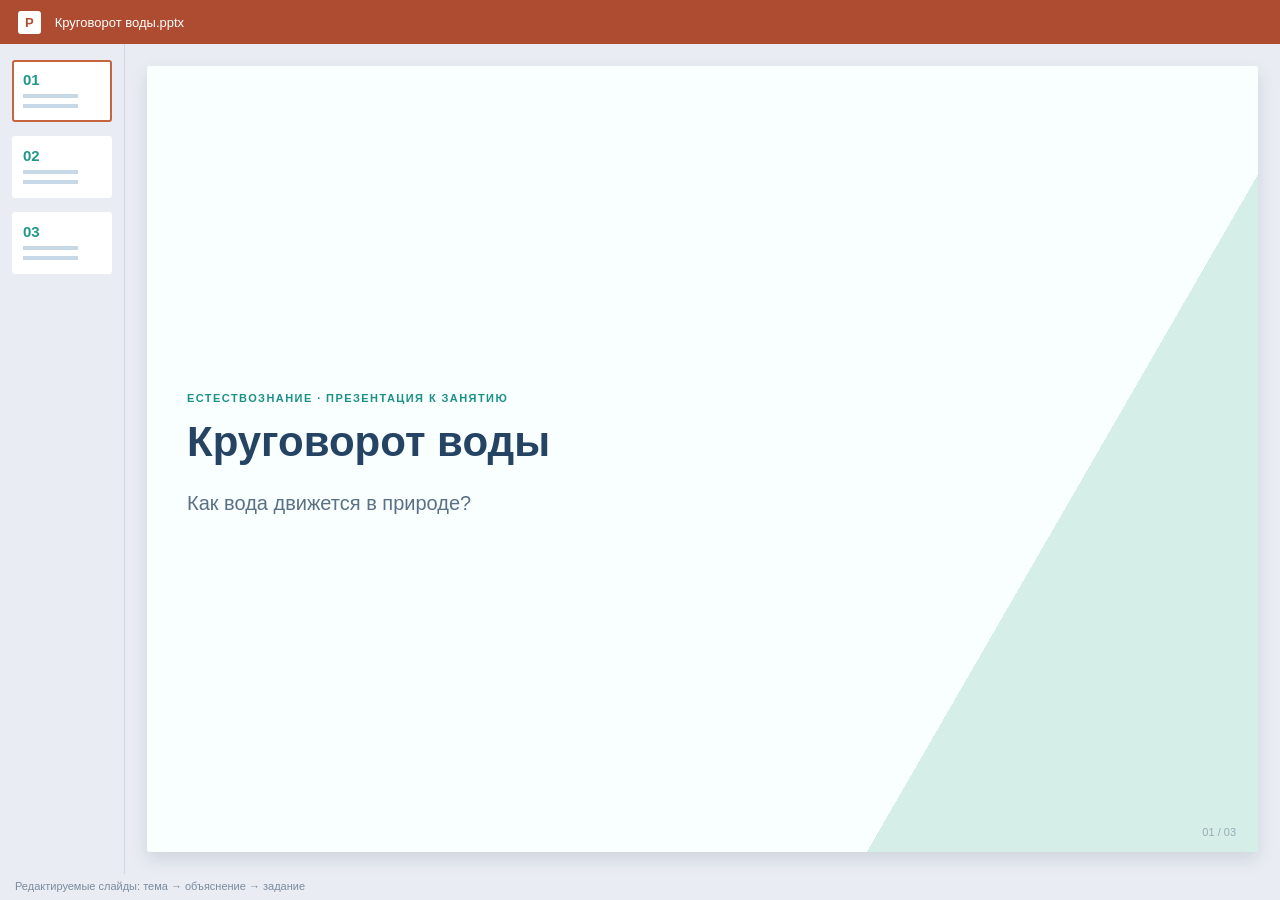
<file: seminar-assets/presentation-sample.html>
<!doctype html><html lang="ru"><meta charset="utf-8"><meta name="viewport" content="width=device-width,initial-scale=1"><title>Пример презентации</title><style>
*{box-sizing:border-box}html,body{margin:0;height:100%;overflow:hidden;font-family:Arial,sans-serif;color:#243b57}body{display:flex;flex-direction:column;background:#e9edf3}header{height:44px;flex-shrink:0;background:#ae4c31;color:white;display:flex;align-items:center;gap:14px;padding:0 18px;font-size:13px}header b{background:white;color:#ae4c31;padding:4px 7px;border-radius:3px}.workspace{display:flex;flex:1;min-height:0}.thumbs{width:125px;padding:16px 12px;display:flex;gap:14px;flex-direction:column;border-right:1px solid #cfd7e2}.thumb{border:2px solid transparent;background:white;border-radius:3px;min-height:62px;padding:9px;display:flex;flex-direction:column;gap:6px;font-size:11px}.thumb i{height:4px;background:#c7d9e6;width:70%}.thumb b{font-size:15px;color:#219789}.view{position:relative;flex:1;margin:22px;min-width:0}.slide{position:absolute;inset:0;background:#fff;box-shadow:0 7px 17px #152a4820;border-radius:3px;padding:32px 40px;display:flex;flex-direction:column;justify-content:center;opacity:0;animation:show 12s infinite}.slide:nth-child(2),.thumb:nth-child(2){animation-delay:4s}.slide:nth-child(3),.thumb:nth-child(3){animation-delay:8s}.thumb{animation:active 12s infinite}.eyebrow{font-size:11px;font-weight:bold;letter-spacing:.13em;color:#1c9285;text-transform:uppercase}.slide h1{font-size:42px;line-height:1.1;max-width:600px;margin:15px 0;color:#254463}.slide h2{font-size:30px;margin:10px 0 24px;color:#254463}.slide p{font-size:20px;line-height:1.5;max-width:680px;margin:8px 0;color:#597086}.slide footer{position:absolute;bottom:14px;right:22px;font-size:11px;color:#9aa9b9}.title-slide{background:linear-gradient(120deg,#f9feff 75%,#d6eee8 75%)}.steps{display:flex;gap:17px}.steps>div{flex:1;border-top:4px solid #30a99a;padding-top:13px}.steps b{font-size:19px}.steps p{font-size:15px}.question{padding-left:20px;border-left:4px solid #e4ac66}.caption{height:26px;flex-shrink:0;font-size:11px;padding:6px 15px;color:#7a8b9e}@keyframes show{0%,30%{opacity:1}33.33%,100%{opacity:0}}@keyframes active{0%,30%{border-color:#c76440}33.33%,100%{border-color:transparent}}@media(max-width:650px){.thumbs{width:85px;padding:12px 7px}.view{margin:12px}.slide{padding:20px}.slide h1{font-size:29px}.slide h2{font-size:23px}.slide p{font-size:16px}.steps{gap:10px}.steps b{font-size:15px}.steps p{font-size:12px}}

.thumb{font:inherit;text-align:left;cursor:pointer;animation:none}.thumb:focus-visible{outline:3px solid #137c72;outline-offset:3px}.thumb[aria-pressed=true]{border-color:#c76440}.slide{animation:none;opacity:1}.slide[hidden]{display:none}
</style><header><b>P</b><span id="filename">Круговорот воды.pptx</span></header><div class="workspace"><aside class="thumbs"><button type="button" class="thumb"><b>01</b><i></i><i></i></button><button type="button" class="thumb"><b>02</b><i></i><i></i></button><button type="button" class="thumb"><b>03</b><i></i><i></i></button></aside><main class="view"><section class="slide title-slide"><span class="eyebrow" data-kz="Жаратылыстану · сабаққа арналған презентация">Естествознание · презентация к занятию</span><h1 data-kz="Су айналымы">Круговорот воды</h1><p data-kz="Су табиғатта қалай қозғалады?">Как вода движется в природе?</p><footer>01 / 03</footer></section><section class="slide"><span class="eyebrow" data-kz="Негізгі ұғымдар">Основные понятия</span><h2 data-kz="Айналымның үш кезеңі">Три этапа круговорота</h2><div class="steps"><div><b data-kz="Булану">Испарение</b><p data-kz="Су буға айналады.">Вода превращается в пар.</p></div><div><b data-kz="Конденсация">Конденсация</b><p data-kz="Будан су тамшылары түзіледі.">Из пара образуются капли.</p></div><div><b data-kz="Жауын-шашын">Осадки</b><p data-kz="Су жер бетіне қайта түседі.">Вода возвращается на землю.</p></div></div><footer>02 / 03</footer></section><section class="slide"><span class="eyebrow" data-kz="Талқылау және бекіту">Обсуждение и закрепление</span><h2 data-kz="Түсіндіріп көріңіз">Попробуйте объяснить</h2><p class="question" data-kz="Неліктен шалшық кебеді, ал бұлттан жаңбыр жауады?">Почему лужа высыхает, а из облака идёт дождь?</p><p data-kz="Жауапта булану және конденсация ұғымдарын қолданыңыз.">Используйте в ответе понятия испарения и конденсации.</p><footer>03 / 03</footer></section></main></div><div class="caption" data-kz="Өңделетін слайдтар: тақырып → түсіндіру → тапсырма">Редактируемые слайды: тема → объяснение → задание</div><script>if((window.frameElement?.dataset.lang||new URL(location.href).searchParams.get('lang'))==='kz'){document.documentElement.lang='kk';document.getElementById('filename').textContent='Су айналымы.pptx';document.querySelectorAll('[data-kz]').forEach(e=>e.textContent=e.dataset.kz)}</script><script>
(()=>{const slides=[...document.querySelectorAll('.slide')],thumbs=[...document.querySelectorAll('.thumb')];let current=0;function show(n){current=(n+slides.length)%slides.length;slides.forEach((s,i)=>s.hidden=i!==current);thumbs.forEach((b,i)=>{b.setAttribute('aria-pressed',String(i===current));b.setAttribute('aria-label',(document.documentElement.lang==='kk'?'Слайд ':'Слайд ')+(i+1));});}thumbs.forEach((b,i)=>b.addEventListener('click',()=>show(i)));document.addEventListener('keydown',e=>{if(e.key==='ArrowRight'||e.key==='ArrowLeft'){e.preventDefault();show(current+(e.key==='ArrowRight'?1:-1));}});show(0);})();
</script></html>
</file>
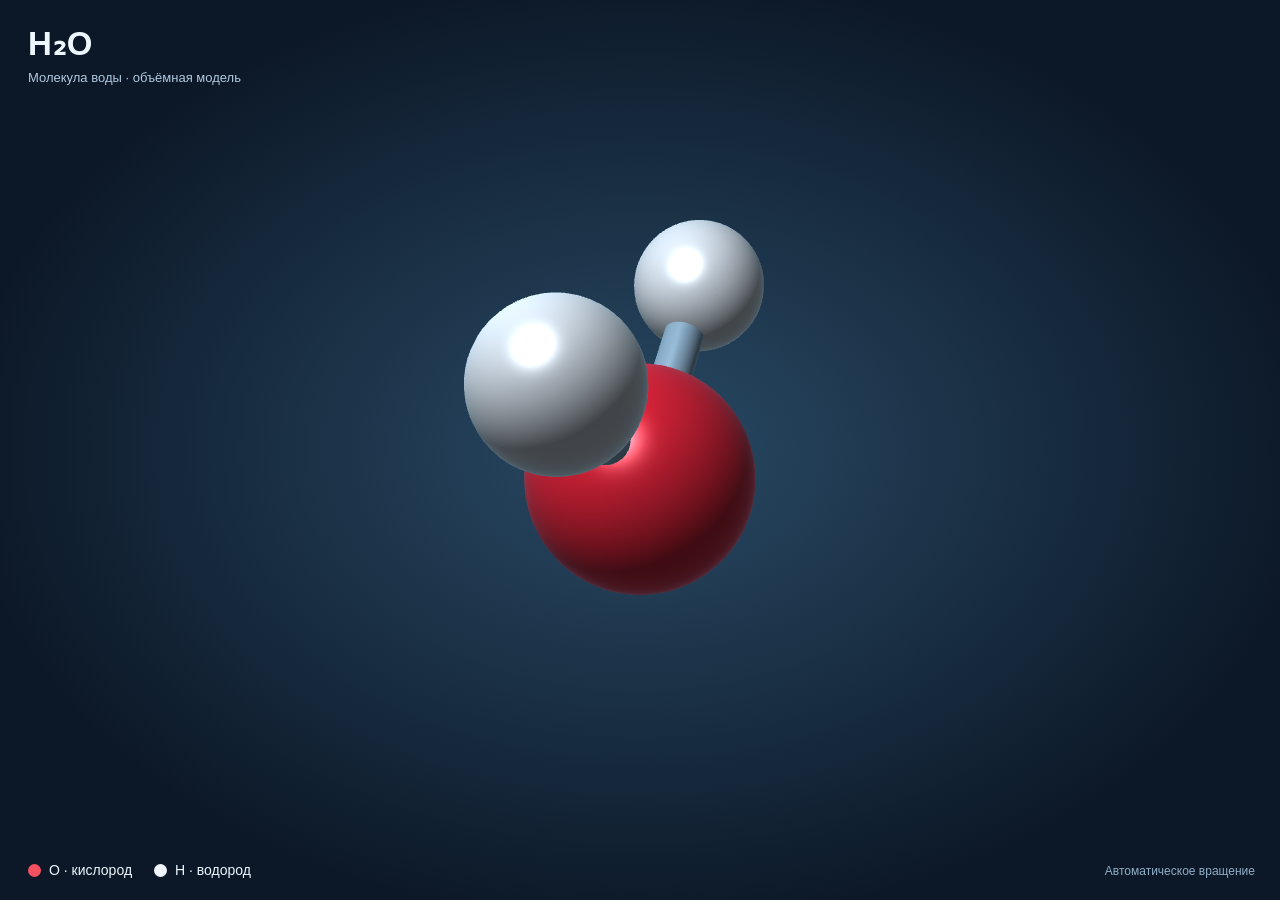
<file: seminar-assets/water-model-3d.html>
<!doctype html><html lang="ru"><meta charset="utf-8"><meta name="viewport" content="width=device-width,initial-scale=1"><title>H₂O · 3D</title><style>
*{box-sizing:border-box}html,body{margin:0;width:100%;height:100%;overflow:hidden;font-family:Arial,sans-serif;background:#102031;color:#eef7ff}body{background:radial-gradient(ellipse at 50% 50%,#294a65,#0c1827 75%)}canvas{width:100%;height:100%;display:block}.heading{position:absolute;left:28px;top:24px;pointer-events:none}.heading b{font-size:33px;letter-spacing:.03em}.heading span{display:block;margin-top:7px;font-size:13px;color:#b1c9de}.legend{position:absolute;bottom:22px;left:28px;display:flex;gap:22px;font-size:14px;pointer-events:none}.legend span{display:flex;align-items:center;gap:8px}.legend i{height:13px;width:13px;border-radius:50%;background:#f45160}.legend span:last-child i{background:#f2f6ff}.hint{position:absolute;right:25px;bottom:22px;font-size:12px;color:#90aec6;pointer-events:none}#fallback{display:none;position:absolute;inset:40%;text-align:center}@media(max-width:600px){.heading{top:15px;left:18px}.legend{left:18px;font-size:12px}.hint{display:none}}
</style><canvas aria-label="Вращающаяся трёхмерная модель молекулы воды"></canvas><div class="heading"><b>H₂O</b><span id="name">Молекула воды · объёмная модель</span></div><div class="legend"><span><i></i><label id="oxygen">O · кислород</label></span><span><i></i><label id="hydrogen">H · водород</label></span></div><div class="hint" id="hint">Автоматическое вращение</div><div id="fallback">WebGL недоступен</div><script>
(()=>{'use strict';
const kk=(window.frameElement?.dataset.lang||new URL(location.href).searchParams.get('lang'))==='kz';
if(kk){document.documentElement.lang='kk';document.getElementById('name').textContent='Су молекуласы · көлемді модель';document.getElementById('oxygen').textContent='O · оттек';document.getElementById('hydrogen').textContent='H · сутек';document.getElementById('hint').textContent='Автоматты айналу';}
const canvas=document.querySelector('canvas'),gl=canvas.getContext('webgl',{antialias:true,alpha:true});
if(!gl){document.getElementById('fallback').style.display='block';return;}
function shader(type,source){const s=gl.createShader(type);gl.shaderSource(s,source);gl.compileShader(s);if(!gl.getShaderParameter(s,gl.COMPILE_STATUS))throw Error(gl.getShaderInfoLog(s));return s;}
const program=gl.createProgram();gl.attachShader(program,shader(gl.VERTEX_SHADER,`attribute vec3 position,normal,color;uniform mat3 rotation;uniform mat4 projection;varying vec3 n,c,p;void main(){p=rotation*position;n=rotation*normal;c=color;gl_Position=projection*vec4(p+vec3(0.,0.,-7.),1.);}`));
gl.attachShader(program,shader(gl.FRAGMENT_SHADER,`precision mediump float;varying vec3 n,c,p;void main(){vec3 N=normalize(n),L=normalize(vec3(-3.,5.,6.)-p),V=normalize(vec3(0.,0.,7.)-p);float d=max(dot(N,L),0.);float spec=pow(max(dot(N,normalize(L+V)),0.),48.);float rim=pow(1.-max(dot(N,V),0.),3.);gl_FragColor=vec4(c*(.28+.72*d)+vec3(.8)*spec+vec3(.09,.16,.2)*rim,1.);}`));
gl.linkProgram(program);if(!gl.getProgramParameter(program,gl.LINK_STATUS))throw Error(gl.getProgramInfoLog(program));gl.useProgram(program);
const data=[];
function vertex(p,n,c){data.push(...p,...n,...c);}
function sphere(center,r,c){const point=(u,v)=>[Math.sin(v)*Math.cos(u),Math.cos(v),Math.sin(v)*Math.sin(u)];const emit=(u,v)=>{const n=point(u,v);vertex(n.map((x,i)=>center[i]+r*x),n,c);};for(let j=0;j<28;j++)for(let i=0;i<44;i++){const u=i/44*Math.PI*2,U=(i+1)/44*Math.PI*2,v=j/28*Math.PI,V=(j+1)/28*Math.PI;emit(u,v);emit(U,v);emit(u,V);emit(U,v);emit(U,V);emit(u,V);}}
const subtract=(a,b)=>a.map((v,i)=>v-b[i]),cross=(a,b)=>[a[1]*b[2]-a[2]*b[1],a[2]*b[0]-a[0]*b[2],a[0]*b[1]-a[1]*b[0]],norm=a=>{const l=Math.hypot(...a);return a.map(v=>v/l);};
function bond(a,b){const axis=norm(subtract(b,a)),u=norm(cross(axis,[0,0,1])),v=cross(axis,u);function emit(t,angle){const n=u.map((x,i)=>x*Math.cos(angle)+v[i]*Math.sin(angle));vertex(a.map((x,i)=>x+(b[i]-x)*t+n[i]*.14),n,[.56,.7,.81]);}for(let i=0;i<28;i++){const a0=i/28*Math.PI*2,a1=(i+1)/28*Math.PI*2;emit(0,a0);emit(1,a0);emit(0,a1);emit(1,a0);emit(1,a1);emit(0,a1);}}
const angle=104.5/2*Math.PI/180,oxygen=[0,-.2,0],h1=[-Math.sin(angle)*1.65,Math.cos(angle)*1.65-.2,0],h2=[Math.sin(angle)*1.65,Math.cos(angle)*1.65-.2,0];
bond(oxygen,h1);bond(oxygen,h2);sphere(oxygen,.75,[.88,.14,.23]);sphere(h1,.47,[.9,.95,1]);sphere(h2,.47,[.9,.95,1]);
const buffer=gl.createBuffer();gl.bindBuffer(gl.ARRAY_BUFFER,buffer);gl.bufferData(gl.ARRAY_BUFFER,new Float32Array(data),gl.STATIC_DRAW);['position','normal','color'].forEach((name,i)=>{const a=gl.getAttribLocation(program,name);gl.enableVertexAttribArray(a);gl.vertexAttribPointer(a,3,gl.FLOAT,false,36,i*12);});
const rot=gl.getUniformLocation(program,'rotation'),proj=gl.getUniformLocation(program,'projection');gl.enable(gl.DEPTH_TEST);gl.clearColor(0,0,0,0);
function draw(time){const width=Math.round(canvas.clientWidth*Math.min(devicePixelRatio,2)),height=Math.round(canvas.clientHeight*Math.min(devicePixelRatio,2));if(canvas.width!==width||canvas.height!==height){canvas.width=width;canvas.height=height;}gl.viewport(0,0,width,height);gl.clear(gl.COLOR_BUFFER_BIT|gl.DEPTH_BUFFER_BIT);const aspect=width/height,f=1/Math.tan(Math.PI/8),near=.1,far=100;gl.uniformMatrix4fv(proj,false,new Float32Array([f/aspect,0,0,0,0,f,0,0,0,0,(far+near)/(near-far),-1,0,0,2*far*near/(near-far),0]));const a=time*.00042,b=.22+Math.sin(time*.00025)*.2,cy=Math.cos(a),sy=Math.sin(a),cx=Math.cos(b),sx=Math.sin(b);gl.uniformMatrix3fv(rot,false,new Float32Array([cy,sx*sy,-cx*sy,0,cx,sx,sy,-sx*cy,cx*cy]));gl.drawArrays(gl.TRIANGLES,0,data.length/9);requestAnimationFrame(draw);}
requestAnimationFrame(draw);
})();
</script></html>
</file>
